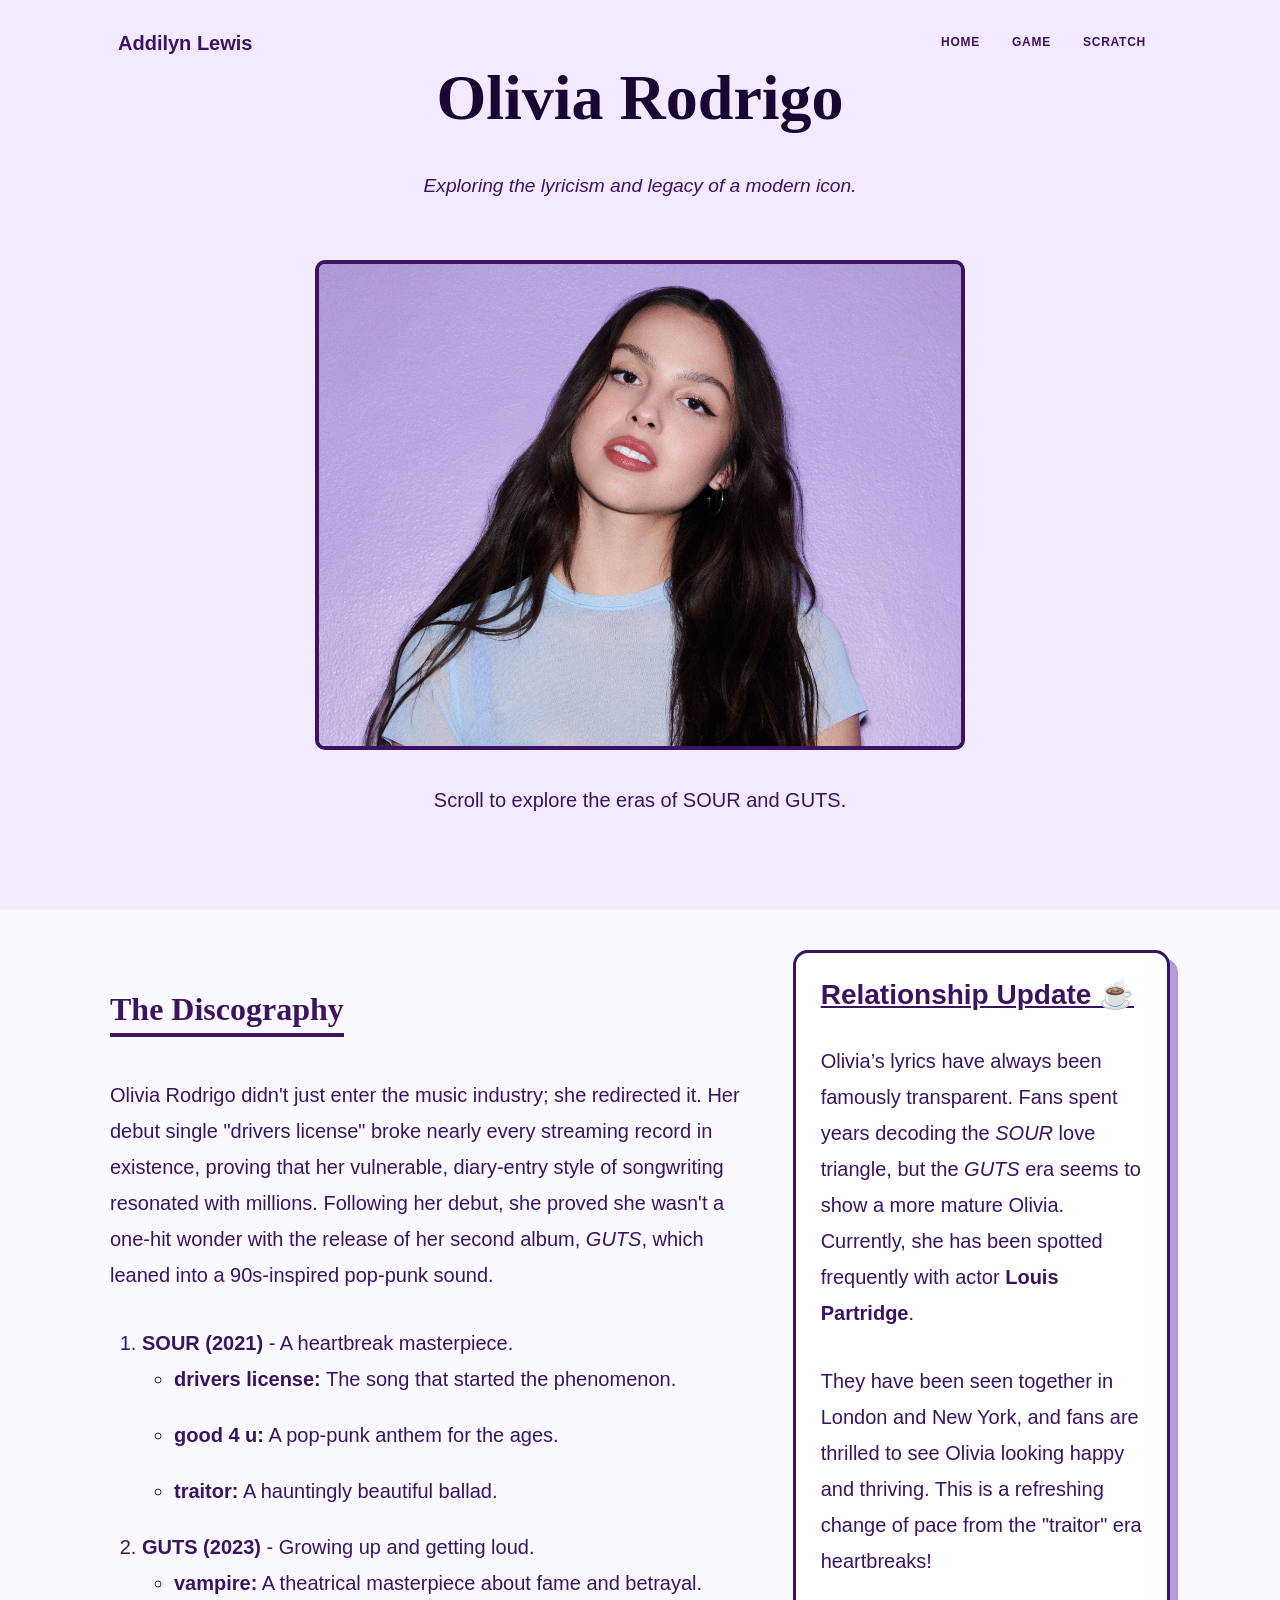
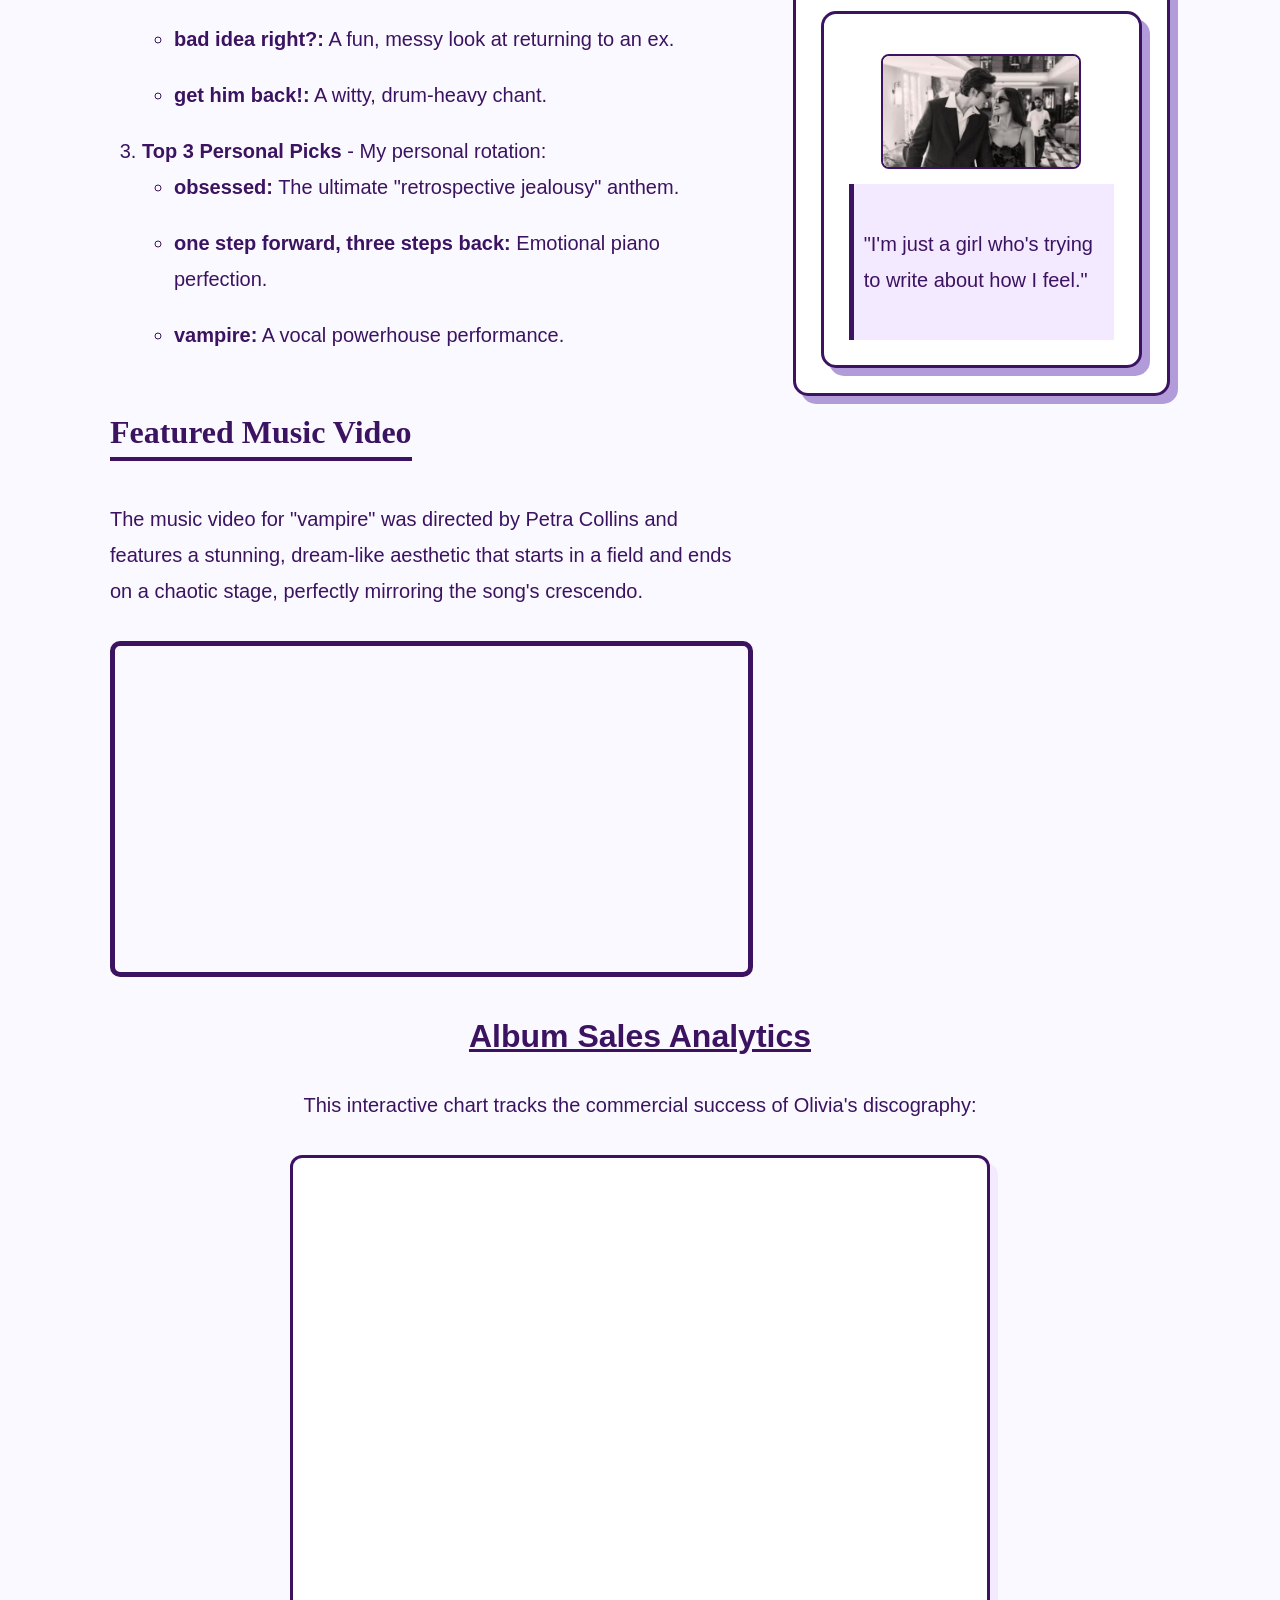
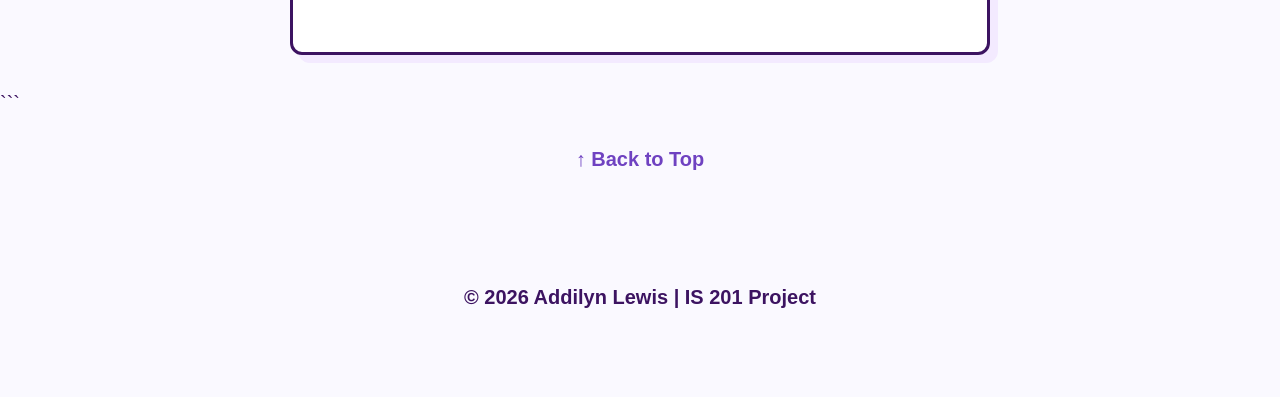
<file: olivia.html>
<!DOCTYPE html>
<html lang="en">
<head>
    <meta charset="UTF-8">
    <meta name="viewport" content="width=device-width, initial-scale=1.0">
    <title>Olivia Rodrigo | GUTS & SOUR Portal</title>
    <link href="css/styles.css" rel="stylesheet" />
    <link rel="stylesheet" href="css/olivia-styles.css">
</head>
<body>

    <nav class="navbar navbar-expand-lg navbar-light" id="mainNav">
    <div class="container px-4 px-lg-5">
        <a class="navbar-brand" href="index.html">Addilyn Lewis</a>
        <button class="navbar-toggler" type="button" data-bs-toggle="collapse" data-bs-target="#navbarResponsive" aria-controls="navbarResponsive" aria-expanded="false" aria-label="Toggle navigation">
            Menu
            <i class="fas fa-bars"></i>
        </button>
        <div class="collapse navbar-collapse" id="navbarResponsive">
            <ul class="navbar-nav ms-auto py-4 py-lg-0">
                <li class="nav-item"><a class="nav-link px-lg-3 py-3 py-lg-4" href="index.html">Home</a></li>
              <li class="nav-item">
    <a class="nav-link px-lg-3 py-3 py-lg-4" href="vampire-game.html">Game</a>
</li>
                <li class="nav-item"><a class="nav-link px-lg-3 py-3 py-lg-4" href="olivia.html">Scratch</a></li>
                
            </ul>
        </div>
    </div>
</nav>
<div id="top"></div>
    <div class="hero-banner">
        <h1>Olivia Rodrigo</h1>
        <p class="hero-subtitle">Exploring the lyricism and legacy of a modern icon.</p>
        
        <div class="image-container">
            <img src="assets/img/olivia-photo.jpg" alt="Olivia Rodrigo Portrait" class="header-img">
            <p class="photo-caption">Scroll to explore the eras of SOUR and GUTS.</p>
        </div>
    </div>

    <div class="main-wrapper">
        <div class="main-content">
            <h2 id="discography">The Discography</h2>
            <p>Olivia Rodrigo didn't just enter the music industry; she redirected it. Her debut single "drivers license" broke nearly every streaming record in existence, proving that her vulnerable, diary-entry style of songwriting resonated with millions. Following her debut, she proved she wasn't a one-hit wonder with the release of her second album, <em>GUTS</em>, which leaned into a 90s-inspired pop-punk sound.</p>

            <ol class="album-master-list">
                <li>
                    <strong>SOUR (2021)</strong> - A heartbreak masterpiece.
                    <ul>
                        <li><strong>drivers license:</strong> The song that started the phenomenon.</li>
                        <li><strong>good 4 u:</strong> A pop-punk anthem for the ages.</li>
                        <li><strong>traitor:</strong> A hauntingly beautiful ballad.</li>
                    </ul>
                </li>
                <li>
                    <strong>GUTS (2023)</strong> - Growing up and getting loud.
                    <ul>
                        <li><strong>vampire:</strong> A theatrical masterpiece about fame and betrayal.</li>
                        <li><strong>bad idea right?:</strong> A fun, messy look at returning to an ex.</li>
                        <li><strong>get him back!:</strong> A witty, drum-heavy chant.</li>
                    </ul>
                </li>
                <li>
                    <strong>Top 3 Personal Picks</strong> - My personal rotation:
                    <ul>
                        <li><strong>obsessed:</strong> The ultimate "retrospective jealousy" anthem.</li>
                        <li><strong>one step forward, three steps back:</strong> Emotional piano perfection.</li>
                        <li><strong>vampire:</strong> A vocal powerhouse performance.</li>
                    </ul>
                </li>
            </ol>

            <h2 id="vampire-video">Featured Music Video</h2>
            <p>The music video for "vampire" was directed by Petra Collins and features a stunning, dream-like aesthetic that starts in a field and ends on a chaotic stage, perfectly mirroring the song's crescendo.</p>
            
            <div class="video-wrapper">
                <iframe width="560" height="315" src="https://www.youtube.com/embed/RlPNh_PBZb4?si=oZpRzdHbR35xOuGT" title="YouTube video player" frameborder="0" allow="accelerometer; autoplay; clipboard-write; encrypted-media; gyroscope; picture-in-picture; web-share" referrerpolicy="strict-origin-when-cross-origin" allowfullscreen></iframe>
            </div>
            
        </div>

        <div class="sidebar">
            <h3>Relationship Update ☕</h3>
            <p>Olivia’s lyrics have always been famously transparent. Fans spent years decoding the <em>SOUR</em> love triangle, but the <em>GUTS</em> era seems to show a more mature Olivia. Currently, she has been spotted frequently with actor <strong>Louis Partridge</strong>.</p>
            <p>They have been seen together in London and New York, and fans are thrilled to see Olivia looking happy and thriving. This is a refreshing change of pace from the "traitor" era heartbreaks!</p>
            <div class="sidebar">

    <div class="sidebar-photo-container">
        <img src="assets/img/louis-olivia.jpg" alt="Olivia and Louis" class="sidebar-img">
    </div>
            <div class="quote-box">
                <p>"I'm just a girl who's trying to write about how I feel."</p>
            </div>
        </div>
       
</div>
    </div>
    <h2 id="album-data" style="text-align: center; text-decoration: underline;">Album Sales Analytics</h2>
    <p style="text-align: center;">This interactive chart tracks the commercial success of Olivia's discography:</p>
    
    <div class="tableau-container">
        <div class='tableauPlaceholder' id='viz1776842919677' style='position: relative'><noscript><a href='#'><img alt='Sheet 1 ' src='https:&#47;&#47;public.tableau.com&#47;static&#47;images&#47;Ol&#47;OliviaRodrigosAlbumSales&#47;Sheet1&#47;1_rss.png' style='border: none' /></a></noscript><object class='tableauViz'  style='display:none;'><param name='host_url' value='https%3A%2F%2Fpublic.tableau.com%2F' /> <param name='embed_code_version' value='3' /> <param name='site_root' value='' /><param name='name' value='OliviaRodrigosAlbumSales&#47;Sheet1' /><param name='tabs' value='no' /><param name='toolbar' value='yes' /><param name='static_image' value='https:&#47;&#47;public.tableau.com&#47;static&#47;images&#47;Ol&#47;OliviaRodrigosAlbumSales&#47;Sheet1&#47;1.png' /> <param name='animate_transition' value='yes' /><param name='display_static_image' value='yes' /><param name='display_spinner' value='yes' /><param name='display_overlay' value='yes' /><param name='display_count' value='yes' /><param name='language' value='en-US' /></object></div><script type='text/javascript'>var divElement = document.getElementById('viz1776842919677');var vizElement = divElement.getElementsByTagName('object')[0];vizElement.style.width='100%';vizElement.style.height=(divElement.offsetWidth*0.75)+'px';var scriptElement = document.createElement('script');scriptElement.src = 'https://public.tableau.com/javascripts/api/viz_v1.js';vizElement.parentNode.insertBefore(scriptElement, vizElement);</script>
    </div>

</div> ```
<div style="text-align: center; margin: 20px 0;">
    <a href="#top" style="text-decoration: none; color: #6f42c1; font-weight: bold;">↑ Back to Top</a>
</div>
    <footer>
        <p>&copy; 2026 Addilyn Lewis | IS 201 Project</p>
    </footer>
<script src="https://cdn.jsdelivr.net/npm/bootstrap@5.2.3/dist/js/bootstrap.bundle.min.js"></script>
<script src="js/scripts.js"></script>
</body>
</html>
</file>
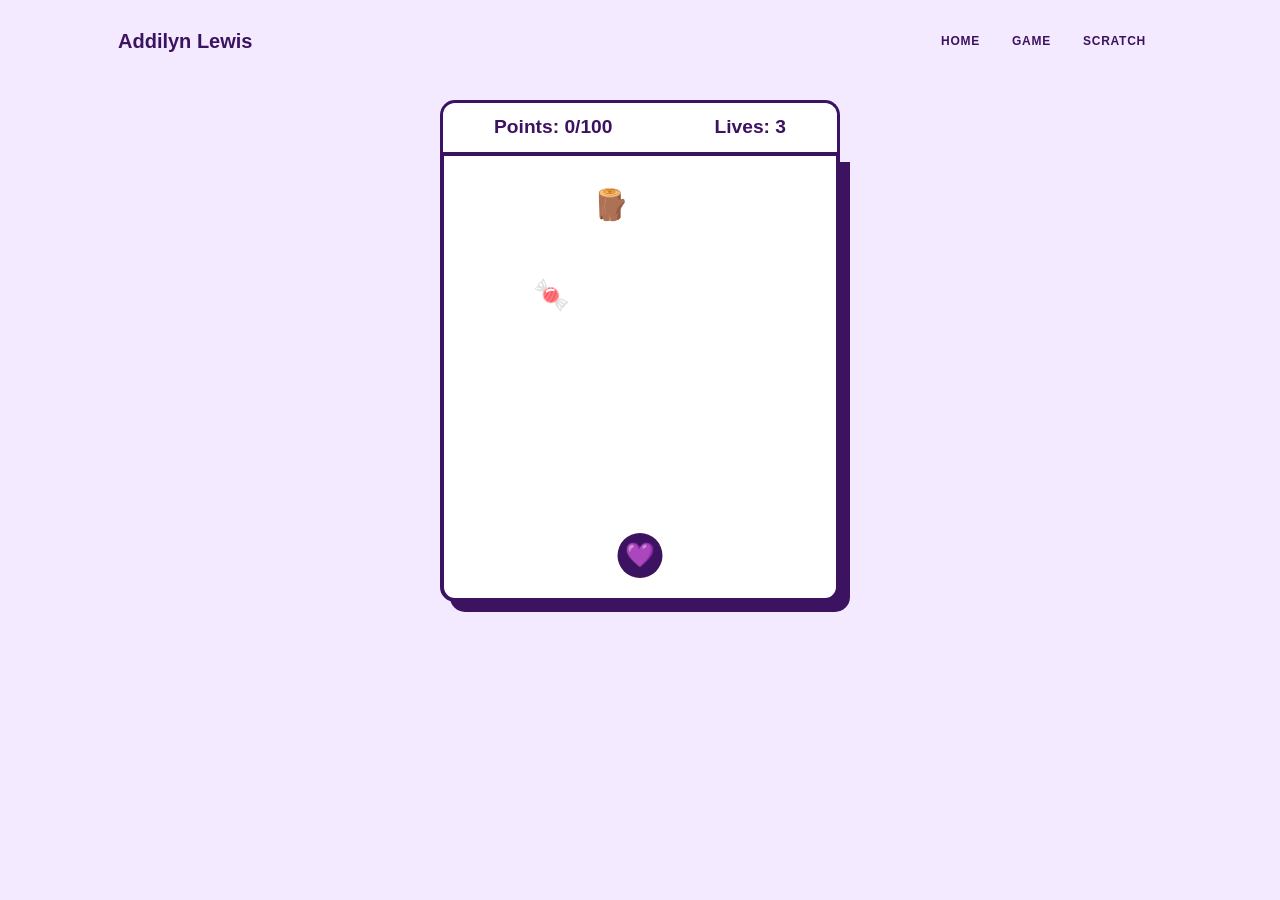
<file: vampire-game.html>
<!DOCTYPE html>
<html lang="en">
<head>
    <meta charset="UTF-8">
    <meta name="viewport" content="width=device-width, initial-scale=1.0">
    <title>Vampire Dodger | GUTS Edition</title>
    <link href="css/styles.css" rel="stylesheet" />
    <style>
        body {
            margin: 0;
            background-color: #f3eaff; 
            font-family: 'Segoe UI', sans-serif;
            display: flex;
            flex-direction: column;
            align-items: center;
            height: 100vh;
            overflow: hidden;
            color: #3c1361; 
        }

        #mainNav .nav-link, #mainNav .navbar-brand {
            color: #3c1361 !important; 
            font-weight: 700;
        }

        #game-stats {
            display: flex;
            justify-content: space-around;
            width: 400px;
            margin-top: 100px;
            font-size: 1.2rem;
            font-weight: bold;
            background: white;
            padding: 10px 0;
            border: 3px solid #3c1361;
            border-bottom: none;
            border-radius: 15px 15px 0 0;
        }

        #game-container {
            position: relative;
            width: 400px;
            height: 450px;
            background-color: #ffffff;
            border: 4px solid #3c1361;
            border-radius: 0 0 15px 15px;
            box-shadow: 10px 10px 0px #3c1361;
            overflow: hidden;
            cursor: none; 
        }

        #player {
            position: absolute;
            bottom: 20px;
            left: 50%;
            width: 45px;
            height: 45px;
            background-color: #3c1361;
            border-radius: 50%;
            transform: translateX(-50%);
            display: flex;
            align-items: center;
            justify-content: center;
            font-size: 24px;
            z-index: 10;
        }

        .falling-obj {
            position: absolute;
            top: -50px;
            font-size: 30px;
        }

        .game-screen {
            display: none;
            position: absolute;
            top: 50%;
            left: 50%;
            transform: translate(-50%, -50%);
            text-align: center;
            background: rgba(255, 255, 255, 0.95);
            padding: 30px;
            border-radius: 15px;
            border: 3px solid #3c1361;
            z-index: 100;
            width: 300px; /* Slightly wider for the lyric titles */
        }

        button {
            background-color: #3c1361;
            color: white;
            border: none;
            padding: 10px 20px;
            border-radius: 5px;
            cursor: pointer;
            font-weight: bold;
            margin-top: 10px;
        }
    </style>
</head>
<body>

    <nav class="navbar navbar-expand-lg navbar-light" id="mainNav">
        <div class="container px-4 px-lg-5">
            <a class="navbar-brand" href="index.html">Addilyn Lewis</a>
            <div class="collapse navbar-collapse" id="navbarResponsive">
                <ul class="navbar-nav ms-auto py-4 py-lg-0">
                    <li class="nav-item"><a class="nav-link px-lg-3 py-3 py-lg-4" href="index.html">Home</a></li>
                    <li class="nav-item"><a class="nav-link px-lg-3 py-3 py-lg-4" href="vampire-game.html">Game</a></li>
                    <li class="nav-item"><a class="nav-link px-lg-3 py-3 py-lg-4" href="olivia.html">Scratch</a></li>
                   
                </ul>
            </div>
        </div>
    </nav>

    <div id="game-stats">
        <div>Points: <span id="score">0</span>/100</div>
        <div>Lives: <span id="lives">3</span></div>
    </div>

    <div id="game-container">
        <div id="player">💜</div>

        <div id="win-screen" class="game-screen">
            <h2 style="color: #3c1361; font-size: 1.5rem;">PERFECT ALL-AMERICAN WIN!</h2>
            <p id="win-msg"></p>
            <button onclick="resetGame()">Play Again</button>
        </div>

        <div id="loss-screen" class="game-screen">
            <h2 style="color: red; font-size: 1.5rem;">SUNK YOUR TEETH INTO LOSS...</h2>
            <p id="loss-msg"></p>
            <button onclick="resetGame()">Try Again</button>
        </div>
    </div>

    <script>
        const container = document.getElementById('game-container');
        const player = document.getElementById('player');
        const scoreDisplay = document.getElementById('score');
        const livesDisplay = document.getElementById('lives');
        
        let score = 0;
        let lives = 3;
        let gameActive = true;
        let speed = 4.5;

        const winPhrases = [
            "God, it's brutal out here, but you survived!",
            "You're not a 'traitor', you're a winner!",
            "I'm grateful all the time... that you reached 100 points!"
        ];

        const lossPhrases = [
            "Hate to give you the satisfaction, you got staked.",
            "I've made some bad decisions, and getting hit was one of them.",
            "You're bleeding me dry! Try again."
        ];

        container.addEventListener('mousemove', (e) => {
            if (!gameActive) return;
            const rect = container.getBoundingClientRect();
            const x = e.clientX - rect.left;
            if (x > 25 && x < 375) player.style.left = x + 'px';
        });

        function spawnObject() {
            if (!gameActive) return;
            const obj = document.createElement('div');
            obj.classList.add('falling-obj');
            const isCandy = Math.random() > 0.7;
            obj.innerHTML = isCandy ? '🍬' : '🪵';
            obj.dataset.type = isCandy ? 'good' : 'bad';
            obj.style.left = Math.random() * 350 + 'px';
            container.appendChild(obj);

            let topPos = -50;
            const fallInterval = setInterval(() => {
                if (!gameActive) { clearInterval(fallInterval); obj.remove(); return; }
                topPos += speed;
                obj.style.top = topPos + 'px';
                const pRect = player.getBoundingClientRect();
                const oRect = obj.getBoundingClientRect();

                if (oRect.bottom > pRect.top && oRect.top < pRect.bottom && 
                    oRect.right > pRect.left && oRect.left < pRect.right) {
                    clearInterval(fallInterval);
                    obj.remove();
                    if (obj.dataset.type === 'bad') {
                        lives--;
                        livesDisplay.innerText = lives;
                    } else {
                        score += 5;
                        scoreDisplay.innerText = score;
                    }
                    checkGameState();
                }
                if (topPos > 450) {
                    clearInterval(fallInterval);
                    obj.remove();
                    speed += 0.02; 
                }
            }, 20);
        }

        function checkGameState() {
            if (lives <= 0) {
                gameActive = false;
                document.getElementById('loss-msg').innerText = lossPhrases[Math.floor(Math.random() * lossPhrases.length)];
                document.getElementById('loss-screen').style.display = 'block';
                container.style.cursor = 'default';
            } else if (score >= 100) {
                gameActive = false;
                document.getElementById('win-msg').innerText = winPhrases[Math.floor(Math.random() * winPhrases.length)];
                document.getElementById('win-screen').style.display = 'block';
                container.style.cursor = 'default';
            }
        }

        function resetGame() {
            score = 0; lives = 3; speed = 4.5; gameActive = true;
            scoreDisplay.innerText = score;
            livesDisplay.innerText = lives;
            document.getElementById('win-screen').style.display = 'none';
            document.getElementById('loss-screen').style.display = 'none';
            container.style.cursor = 'none';
            document.querySelectorAll('.falling-obj').forEach(o => o.remove());
        }

        setInterval(spawnObject, 400);
    </script>
</body>
</html>
</file>
<file: css/olivia-styles.css>
/* 1. Custom Background (Requirement) */
body {
    background-color: #faf9ff; /* Super light misty lavender */
    margin: 0;
    padding: 0;
    /* 2. Style specifying Font Family (Requirement) */
    font-family: 'Inter', 'Segoe UI', Tahoma, sans-serif;
    /* 3. Style specifying Font Color (Requirement) */
    color: #3c1361; /* DEEP DARK PURPLE text */
    line-height: 1.8;
}

/* Nav Bar with subtle Dark Purple Border */
.top-nav {
    background-color: #ffffff;
    padding: 20px;
    text-align: center;
    border-bottom: 3px solid #3c1361; /* Bold dark purple underline */
}

.top-nav a {
    color: #3c1361;
    text-decoration: none;
    margin: 0 20px;
    font-weight: 800; /* Bolded links */
    text-transform: uppercase;
    font-size: 0.8rem;
    letter-spacing: 1px;
}

/* Div 1: Header Styling */
.hero-banner {
    text-align: center;
    padding: 60px 20px;
    background-color: #f3eaff; /* Slightly darker purple for header */
}

.hero-banner h1 {
    font-family: 'Georgia', serif;
    font-size: 4rem;
    font-weight: 900; /* Bolded */
    margin: 0;
    color: #1a0633; /* Nearly black-purple */
}

.hero-subtitle {
    font-size: 1.2rem;
    color: #3c1361;
    font-style: italic;
}

.header-img {
    width: 100%;
    max-width: 650px;
    border-radius: 10px;
    margin-top: 25px;
    border: 4px solid #3c1361; /* Dark Purple Frame */
}

/* Div 2 & 3 Positioning: Sidebar Layout */
.main-wrapper {
    display: flex;
    max-width: 1100px;
    margin: 40px auto;
    gap: 40px;
    padding: 0 20px;
}

/* Div 2: Main Content */
.main-content {
    flex: 2;
}

.main-content h2 {
    font-family: 'Georgia', serif;
    font-size: 2rem;
    color: #3c1361;
    border-bottom: 4px solid #3c1361; /* Bold underline */
    display: inline-block;
    padding-bottom: 5px;
    margin-top: 40px;
}

/* Div 3: Sidebar */
.sidebar {
    flex: 1;
    background-color: #ffffff;
    padding: 25px;
    border: 3px solid #3c1361; /* Dark Purple Border */
    border-radius: 15px;
    height: fit-content;
    box-shadow: 8px 8px 0px #b19cd9; /* Lilac offset shadow */
}
.sidebar-img {
    /* THIS IS THE MAGIC LINE YOU NEED TO ADD */
    width: 100%;       /* It will fill the width of its purple box and NO bigger */
    
    max-width: 200px;  /* You might already have this from our last step */
    display: block;
    margin: 15px auto; /* Centers the photo */
    border: 2px solid #3c1361; /* Matches your theme */
    border-radius: 8px; /* Slightly rounded corners */
}

.sidebar h3 {
    margin-top: 0;
    font-weight: 900;
    text-decoration: underline;
}

/* List Styling */
.album-master-list {
    margin-top: 30px;
}

.album-master-list li {
    margin-bottom: 20px;
}

/* Video Styling */
.video-wrapper {
    margin-top: 30px;
    border: 5px solid #3c1361;
    border-radius: 10px;
    overflow: hidden;
}

footer {
    text-align: center;
    padding: 50px;
    color: #3c1361;
    font-weight: bold;
}

.quote-box {
    background: #f3eaff;
    padding: 10px;
    margin-top: 15px;
    border-left: 5px solid #3c1361;
}

.tableau-container {
    width: 100%;             
    max-width: 700px;
    height: 500px;         
    margin: 30px auto;     
    padding: 10px;
    background-color: #fff;
    border: 3px solid #3c1361; 
    border-radius: 12px;
    overflow: hidden;        
    box-shadow: 8px 8px 0px #f3eaff;
}

.tableauPlaceholder, .tableauViz {
    width: 100% !important;
    height: 100% !important;
}
/* This targets the Navbar links on the Olivia page only */
#mainNav .nav-link, #mainNav .navbar-brand {
    color: #3c1361 !important; /* Your signature dark purple */
    font-weight: 700;
}

/* This makes the links change color slightly when you hover over them */
#mainNav .nav-link:hover {
    color: #6a1b9a !important; /* A slightly lighter purple for the hover effect */
}

/* This fixes the "Menu" button on mobile so it's also purple */
.navbar-toggler {
    color: #3c1361 !important;
    border-color: #3c1361 !important;
}
</file>
